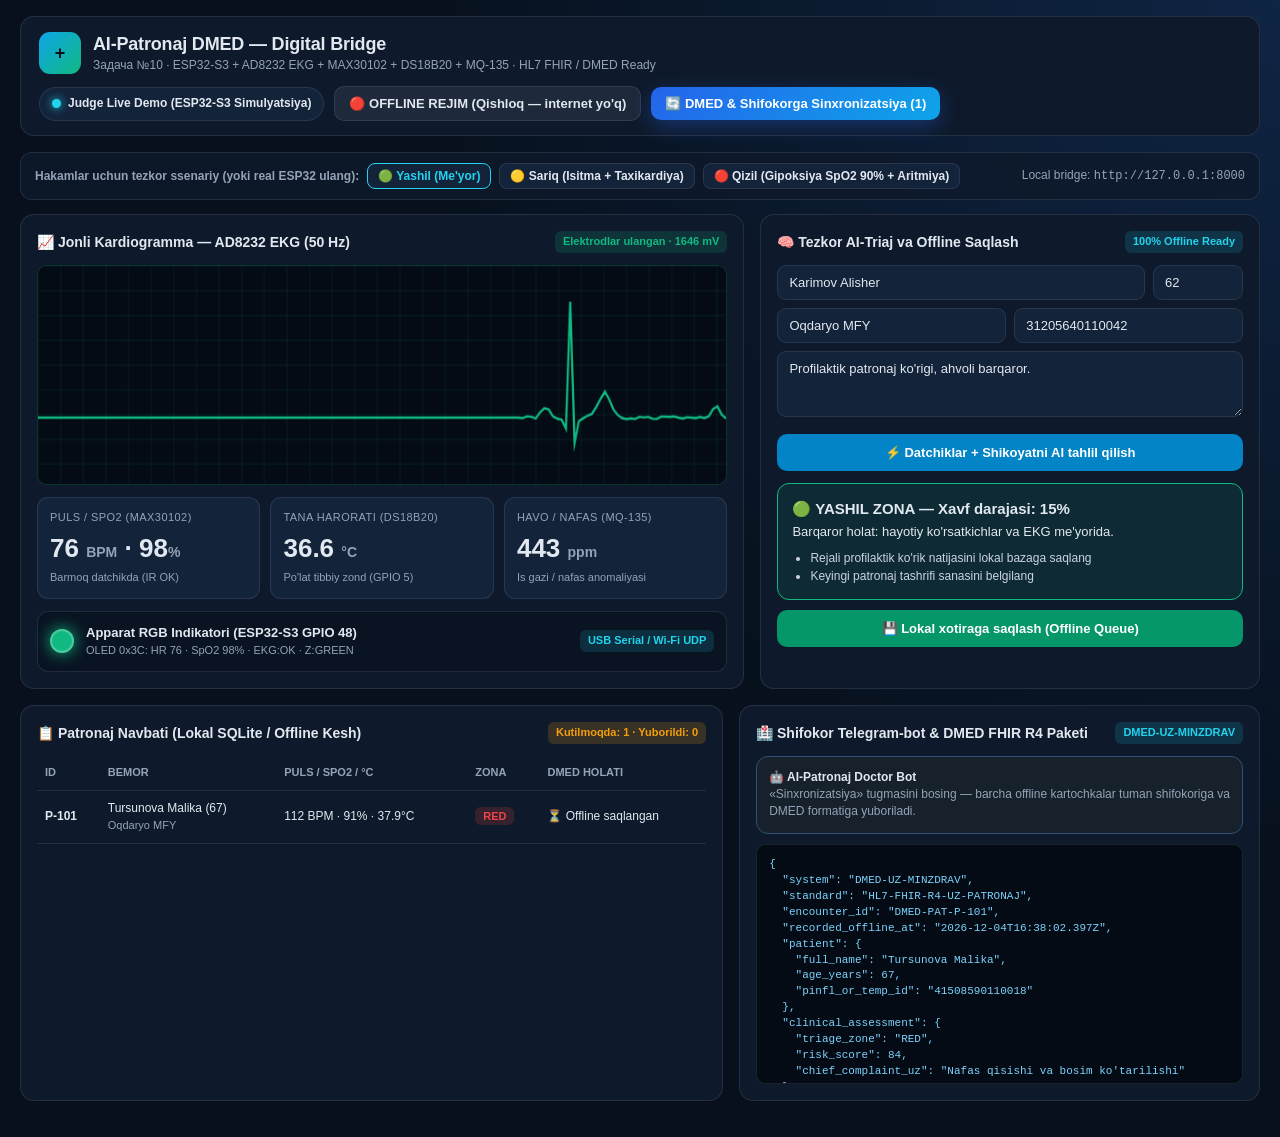
<file: index.html>
<!DOCTYPE html>
<html lang="uz">
<head>
  <meta charset="UTF-8" />
  <meta name="viewport" content="width=device-width, initial-scale=1.0" />
  <title>AI-Patronaj DMED — Offline Medical Bio-Node &amp; Rural Triage</title>
  <style>
    :root {
      --bg: #07101c;
      --panel: #0e1a2b;
      --panel-2: #13233a;
      --border: rgba(148, 163, 184, 0.16);
      --text: #e2e8f0;
      --muted: #94a3b8;
      --green: #10b981;
      --yellow: #f59e0b;
      --red: #ef4444;
      --cyan: #22d3ee;
      --blue: #3b82f6;
    }
    * { box-sizing: border-box; margin: 0; padding: 0; }
    body {
      font-family: Inter, -apple-system, BlinkMacSystemFont, "Segoe UI", Roboto, sans-serif;
      background: radial-gradient(circle at top right, #0f2544 0%, var(--bg) 52%);
      color: var(--text);
      min-height: 100vh;
      line-height: 1.45;
    }
    .container { max-width: 1320px; margin: 0 auto; padding: 16px 20px 36px; }
    .topbar {
      display: flex; flex-wrap: wrap; gap: 12px; align-items: center; justify-content: space-between;
      background: var(--panel); border: 1px solid var(--border); border-radius: 14px;
      padding: 14px 18px; margin-bottom: 16px;
    }
    .brand { display: flex; align-items: center; gap: 12px; }
    .brand-badge {
      width: 42px; height: 42px; border-radius: 11px; display: grid; place-items: center;
      background: linear-gradient(135deg, #0ea5e9, #10b981); font-weight: 800; color: #04101c;
      font-size: 18px;
    }
    .brand h1 { font-size: 18px; font-weight: 700; letter-spacing: -0.01em; }
    .brand p { font-size: 12px; color: var(--muted); }
    .controls { display: flex; flex-wrap: wrap; gap: 10px; align-items: center; }
    .pill {
      display: inline-flex; align-items: center; gap: 7px; padding: 7px 12px;
      border-radius: 999px; font-size: 12px; font-weight: 600;
      border: 1px solid var(--border); background: var(--panel-2);
    }
    .dot { width: 9px; height: 9px; border-radius: 50%; background: var(--green); }
    .dot.offline { background: var(--red); box-shadow: 0 0 10px var(--red); }
    .dot.demo { background: var(--cyan); box-shadow: 0 0 10px var(--cyan); }
    button {
      cursor: pointer; border: none; border-radius: 10px; font-weight: 600; font-size: 13px;
      padding: 9px 14px; transition: transform 0.1s ease, opacity 0.15s ease;
    }
    button:active { transform: scale(0.98); }
    .btn-mode { background: #1e293b; color: var(--text); border: 1px solid var(--border); }
    .btn-sync {
      background: linear-gradient(135deg, #2563eb, #0ea5e9); color: #fff;
      box-shadow: 0 6px 20px rgba(37, 99, 235, 0.35);
    }
    .btn-sync:disabled { opacity: 0.55; cursor: not-allowed; }
    .btn-save { background: #059669; color: #fff; width: 100%; padding: 11px; }
    .btn-ai { background: #0284c7; color: #fff; width: 100%; padding: 11px; }
    .preset-bar {
      display: flex; flex-wrap: wrap; gap: 8px; align-items: center; margin-bottom: 14px;
      padding: 10px 14px; background: rgba(14, 26, 43, 0.8);
      border: 1px solid var(--border); border-radius: 12px; font-size: 12px; color: var(--muted);
    }
    .preset-btn {
      padding: 5px 10px; font-size: 12px; border-radius: 8px;
      background: var(--panel-2); color: var(--text); border: 1px solid var(--border);
    }
    .preset-btn.active { border-color: var(--cyan); color: var(--cyan); }

    .grid-main {
      display: grid; grid-template-columns: 1.45fr 1fr; gap: 16px; margin-bottom: 16px;
    }
    @media (max-width: 980px) { .grid-main { grid-template-columns: 1fr; } }

    .card {
      background: var(--panel); border: 1px solid var(--border); border-radius: 14px; padding: 16px;
    }
    .card-header {
      display: flex; align-items: center; justify-content: space-between; margin-bottom: 12px; gap: 8px;
    }
    .card-title { font-size: 14px; font-weight: 700; display: flex; align-items: center; gap: 8px; }
    .badge {
      font-size: 11px; font-weight: 700; padding: 3px 8px; border-radius: 6px;
      background: rgba(34, 211, 238, 0.14); color: var(--cyan);
    }
    .badge.ok { background: rgba(16, 185, 129, 0.16); color: var(--green); }
    .badge.warn { background: rgba(245, 158, 11, 0.18); color: var(--yellow); }
    .badge.err { background: rgba(239, 68, 68, 0.18); color: var(--red); }

    canvas#ecgCanvas {
      width: 100%; height: 220px; display: block; border-radius: 10px;
      background: #040b14; border: 1px solid rgba(16, 185, 129, 0.25);
    }
    .vitals-grid {
      display: grid; grid-template-columns: repeat(3, 1fr); gap: 10px; margin-top: 12px;
    }
    @media (max-width: 600px) { .vitals-grid { grid-template-columns: 1fr; } }
    .vital-box {
      background: var(--panel-2); border: 1px solid var(--border); border-radius: 11px; padding: 12px;
    }
    .vital-label { font-size: 11px; color: var(--muted); text-transform: uppercase; letter-spacing: 0.04em; }
    .vital-val { font-size: 26px; font-weight: 800; margin: 4px 0 2px; }
    .vital-sub { font-size: 11px; color: var(--muted); }

    .device-mirror {
      margin-top: 12px; padding: 12px; border-radius: 11px;
      background: #091322; border: 1px solid var(--border);
      display: flex; align-items: center; justify-content: space-between; gap: 12px; flex-wrap: wrap;
    }
    .led-ring {
      width: 24px; height: 24px; border-radius: 50%; border: 2px solid rgba(255,255,255,0.25);
      background: var(--green); box-shadow: 0 0 16px var(--green);
    }
    .led-ring.YELLOW { background: var(--yellow); box-shadow: 0 0 16px var(--yellow); }
    .led-ring.RED { background: var(--red); box-shadow: 0 0 18px var(--red); animation: pulse 0.9s infinite; }
    @keyframes pulse { 0%,100% { transform: scale(1); } 50% { transform: scale(1.16); } }

    .form-grid { display: grid; grid-template-columns: 1fr 90px; gap: 8px; margin-bottom: 8px; }
    input, textarea {
      width: 100%; background: var(--panel-2); color: var(--text);
      border: 1px solid var(--border); border-radius: 9px; padding: 9px 11px;
      font-family: inherit; font-size: 13px;
    }
    textarea { resize: vertical; min-height: 66px; margin-bottom: 10px; }

    .triage-box {
      margin-top: 12px; padding: 14px; border-radius: 12px; border: 1px solid var(--green);
      background: rgba(16, 185, 129, 0.1);
    }
    .triage-box.YELLOW { border-color: var(--yellow); background: rgba(245, 158, 11, 0.12); }
    .triage-box.RED { border-color: var(--red); background: rgba(239, 68, 68, 0.14); }
    .triage-zone { font-size: 15px; font-weight: 800; margin-bottom: 4px; }
    .triage-diag { font-size: 13px; margin-bottom: 8px; }
    .triage-list { padding-left: 18px; font-size: 12px; color: #cbd5e1; }

    .bottom-grid { display: grid; grid-template-columns: 1.35fr 1fr; gap: 16px; }
    @media (max-width: 980px) { .bottom-grid { grid-template-columns: 1fr; } }

    table { width: 100%; border-collapse: collapse; font-size: 12px; }
    th, td { text-align: left; padding: 9px 8px; border-bottom: 1px solid var(--border); }
    th { color: var(--muted); font-weight: 600; font-size: 11px; text-transform: uppercase; }
    pre.dmed-preview {
      background: #040b14; border: 1px solid var(--border); border-radius: 10px;
      padding: 12px; font-size: 11px; color: #7dd3fc; overflow: auto; max-height: 240px;
    }
    .tg-card {
      background: #17212b; border: 1px solid #2b5278; border-radius: 12px; padding: 12px;
      font-size: 12px; margin-bottom: 10px;
    }
    .toast {
      position: fixed; right: 18px; bottom: 18px; background: #0f172a; color: #fff;
      border: 1px solid var(--cyan); padding: 11px 16px; border-radius: 10px;
      font-size: 13px; display: none; z-index: 50; box-shadow: 0 12px 32px rgba(0,0,0,0.45);
    }
  </style>
</head>
<body>
  <div class="container">
    <header class="topbar">
      <div class="brand">
        <div class="brand-badge">+</div>
        <div>
          <h1>AI-Patronaj DMED — Digital Bridge</h1>
          <p>Задача №10 · ESP32-S3 + AD8232 EKG + MAX30102 + DS18B20 + MQ-135 · HL7 FHIR / DMED Ready</p>
        </div>
      </div>
      <div class="controls">
        <div class="pill" id="hwPill">
          <span class="dot demo" id="hwDot"></span>
          <span id="hwText">Judge Live Demo (ECG + Sensors)</span>
        </div>
        <button class="btn-mode" id="netToggleBtn" onclick="toggleNetworkMode()">
          🔴 OFFLINE REJIM (Qishloq — internet yo'q)
        </button>
        <button class="btn-sync" id="syncBtn" onclick="syncToDmed()">
          🔄 DMED &amp; Shifokorga Sinxronizatsiya (<span id="pendingCountBadge">1</span>)
        </button>
      </div>
    </header>

    <div class="preset-bar">
      <span><strong>Hakamlar uchun tezkor ssenariy (yoki real ESP32 ulang):</strong></span>
      <button class="preset-btn active" onclick="setScenario('GREEN', this)">🟢 Yashil (Me'yor)</button>
      <button class="preset-btn" onclick="setScenario('YELLOW', this)">🟡 Sariq (Isitma + Taxikardiya)</button>
      <button class="preset-btn" onclick="setScenario('RED', this)">🔴 Qizil (Gipoksiya SpO2 90% + Aritmiya)</button>
      <span style="margin-left:auto" id="localHint">Local bridge: <code>http://127.0.0.1:8000</code></span>
    </div>

    <div class="grid-main">
      <!-- LEFT: LIVE HARDWARE TELEMETRY -->
      <section class="card">
        <div class="card-header">
          <div class="card-title">📈 Jonli Kardiogramma — AD8232 EKG (50 Hz)</div>
          <span class="badge ok" id="ecgLeadBadge">Elektrodlar ulangan · <span id="ecgMvLabel">1640</span> mV</span>
        </div>
        <canvas id="ecgCanvas" width="760" height="220"></canvas>

        <div class="vitals-grid">
          <div class="vital-box">
            <div class="vital-label">Puls / SpO2 (MAX30102)</div>
            <div class="vital-val"><span id="hrVal">76</span> <span style="font-size:14px;color:var(--muted)">BPM</span> · <span id="spo2Val">98</span><span style="font-size:14px;color:var(--muted)">%</span></div>
            <div class="vital-sub" id="fingerStatus">Barmoq datchikda (IR OK)</div>
          </div>
          <div class="vital-box">
            <div class="vital-label">Tana harorati (DS18B20)</div>
            <div class="vital-val"><span id="tempVal">36.6</span> <span style="font-size:14px;color:var(--muted)">°C</span></div>
            <div class="vital-sub">Po'lat tibbiy zond (GPIO 5)</div>
          </div>
          <div class="vital-box">
            <div class="vital-label">Havo / Nafas (MQ-135)</div>
            <div class="vital-val"><span id="co2Val">445</span> <span style="font-size:14px;color:var(--muted)">ppm</span></div>
            <div class="vital-sub">Is gazi / nafas anomaliyasi</div>
          </div>
        </div>

        <div class="device-mirror">
          <div style="display:flex;align-items:center;gap:12px;">
            <div class="led-ring" id="ledMirror"></div>
            <div>
              <div style="font-size:13px;font-weight:700;">Apparat RGB Indikatori (ESP32-S3 GPIO 48)</div>
              <div style="font-size:11px;color:var(--muted);" id="oledStatusText">OLED 0x3C: AI-PATRONAJ · EKG:OK · Z:GREEN</div>
            </div>
          </div>
          <span class="badge">USB Serial / Wi-Fi UDP</span>
        </div>
      </section>

      <!-- RIGHT: PATIENT INPUT & OFFLINE AI TRIAGE -->
      <section class="card">
        <div class="card-header">
          <div class="card-title">🧠 Tezkor AI-Triaj va Offline Saqlash</div>
          <span class="badge">100% Offline Ready</span>
        </div>

        <div class="form-grid">
          <input id="pName" value="Karimov Alisher" placeholder="Bemor F.I.Sh" />
          <input id="pAge" type="number" value="62" placeholder="Yosh" />
        </div>
        <div class="form-grid" style="grid-template-columns: 1fr 1fr;">
          <input id="pMahalla" value="Oqdaryo MFY" placeholder="Mahalla / Qishloq" />
          <input id="pPinfl" value="31205640110042" placeholder="JShShIR (PINFL)" />
        </div>
        <textarea id="pComplaint" placeholder="Hamshira yozuvi / shikoyatlar...">Profilaktik patronaj ko'rigi, ahvoli barqaror.</textarea>

        <button class="btn-ai" onclick="runAiAnalyze()">⚡ Datchiklar + Shikoyatni AI tahlil qilish</button>

        <div class="triage-box" id="triageBox">
          <div class="triage-zone" id="triageZoneLabel">🟢 YASHIL ZONA — Xavf darajasi: 18%</div>
          <div class="triage-diag" id="triageDiag">Barqaror holat: hayotiy ko'rsatkichlar va EKG me'yorida.</div>
          <ul class="triage-list" id="triageInstructions">
            <li>Rejali profilaktik ko'rik natijasini lokal bazaga saqlang</li>
            <li>Keyingi patronaj tashrifi sanasini belgilang</li>
          </ul>
        </div>

        <div style="margin-top:10px;">
          <button class="btn-save" onclick="saveOfflinePatient()">💾 Lokal xotiraga saqlash (Offline Queue)</button>
        </div>
      </section>
    </div>

    <div class="bottom-grid">
      <section class="card">
        <div class="card-header">
          <div class="card-title">📋 Patronaj Navbati (Lokal SQLite / Offline Kesh)</div>
          <span class="badge warn" id="queueSummaryBadge">Kutilmoqda: 1 · Yuborildi: 0</span>
        </div>
        <div style="overflow-x:auto;">
          <table>
            <thead>
              <tr>
                <th>ID</th>
                <th>Bemor</th>
                <th>Puls / SpO2 / °C</th>
                <th>Zona</th>
                <th>DMED Holati</th>
              </tr>
            </thead>
            <tbody id="patientsBody"></tbody>
          </table>
        </div>
      </section>

      <section class="card">
        <div class="card-header">
          <div class="card-title">🏥 Shifokor Telegram-bot &amp; DMED FHIR R4 Paketi</div>
          <span class="badge">DMED-UZ-MINZDRAV</span>
        </div>
        <div class="tg-card" id="tgPreview">
          <strong>🤖 AI-Patronaj Doctor Bot</strong><br/>
          <span style="color:var(--muted)">«Sinxronizatsiya» tugmasini bosing — barcha offline kartochkalar tuman shifokoriga va DMED formatiga yuboriladi.</span>
        </div>
        <pre class="dmed-preview" id="dmedPreview"></pre>
      </section>
    </div>
  </div>

  <div class="toast" id="toast"></div>

  <script>
    const BACKEND_URL = "http://127.0.0.1:8000";
    const STORAGE_KEY = "ai_patronaj_dmed_queue_v1";

    let liveBackendConnected = false;
    let isOfflineMode = true;
    let activeScenario = "GREEN";
    let ecgPhase = 0;

    // 160-point circular ECG buffer
    const ecgBuffer = new Array(160).fill(2048);

    const SCENARIOS = {
      GREEN: {
        hr: 76, spo2: 98, temp: 36.6, co2: 445, ecgLeads: true,
        complaint: "Profilaktik patronaj ko'rigi, ahvoli barqaror."
      },
      YELLOW: {
        hr: 106, spo2: 94, temp: 38.0, co2: 780, ecgLeads: true,
        complaint: "Bemor bosh og'rig'i va kechadan beri harorat ko'tarilishidan shikoyat qilyapti."
      },
      RED: {
        hr: 122, spo2: 90, temp: 38.8, co2: 1240, ecgLeads: true,
        complaint: "Bemor ko'krak qafasida og'riq va nafas qisishidan shikoyat qilyapti."
      }
    };

    let currentSensors = {
      heart_rate_bpm: 76,
      spo2_percent: 98,
      temperature_c: 36.6,
      temp_ok: true,
      ecg_mv: 1640,
      ecg_leads_ok: true,
      air_co2_ppm: 445,
      finger_on_sensor: true
    };

    function loadLocalQueue() {
      try {
        const raw = localStorage.getItem(STORAGE_KEY);
        if (raw) return JSON.parse(raw);
      } catch (e) {}
      return [
        {
          id: "P-101",
          patient_name: "Tursunova Malika",
          patient_age: 67,
          patient_pinfl: "41508590110018",
          mahalla: "Oqdaryo MFY",
          voice_text: "Nafas qisishi va bosim ko'tarilishi",
          sensors: { heart_rate_bpm: 112, spo2_percent: 91, temperature_c: 37.9, air_co2_ppm: 640, ecg_leads_ok: true },
          risk_zone: "RED",
          risk_score: 84,
          dmed_encounter_id: "DMED-PAT-P-101",
          sync_status: "pending_sync",
          created_at: new Date().toISOString()
        }
      ];
    }

    let localQueue = loadLocalQueue();
    function saveLocalQueue() {
      try { localStorage.setItem(STORAGE_KEY, JSON.stringify(localQueue)); } catch (e) {}
    }

    function showToast(msg) {
      const el = document.getElementById("toast");
      el.textContent = msg;
      el.style.display = "block";
      clearTimeout(window.__toastTimer);
      window.__toastTimer = setTimeout(() => { el.style.display = "none"; }, 3400);
    }

    function pqrstSample(t, hr) {
      const period = 60 / Math.max(45, hr);
      const p = (t % period) / period;
      let v = 2048;
      // P wave
      v += 95 * Math.exp(-Math.pow((p - 0.16) / 0.032, 2));
      // Q dip
      v -= 140 * Math.exp(-Math.pow((p - 0.27) / 0.012, 2));
      // R spike
      v += 960 * Math.exp(-Math.pow((p - 0.30) / 0.013, 2));
      // S dip
      v -= 260 * Math.exp(-Math.pow((p - 0.335) / 0.014, 2));
      // T wave
      v += 210 * Math.exp(-Math.pow((p - 0.50) / 0.048, 2));
      return Math.round(v + (Math.random() - 0.5) * 24);
    }

    function drawEcg() {
      const canvas = document.getElementById("ecgCanvas");
      const ctx = canvas.getContext("2d");
      const w = canvas.width;
      const h = canvas.height;

      ctx.fillStyle = "#040b14";
      ctx.fillRect(0, 0, w, h);

      // Medical grid
      ctx.strokeStyle = "rgba(16, 185, 129, 0.12)";
      ctx.lineWidth = 1;
      for (let x = 0; x < w; x += 25) {
        ctx.beginPath(); ctx.moveTo(x, 0); ctx.lineTo(x, h); ctx.stroke();
      }
      for (let y = 0; y < h; y += 25) {
        ctx.beginPath(); ctx.moveTo(0, y); ctx.lineTo(w, y); ctx.stroke();
      }

      // Waveform
      ctx.strokeStyle = activeScenario === "RED" ? "#ef4444" : (activeScenario === "YELLOW" ? "#f59e0b" : "#10b981");
      ctx.lineWidth = 2.4;
      ctx.beginPath();
      for (let i = 0; i < ecgBuffer.length; i++) {
        const x = (i / (ecgBuffer.length - 1)) * w;
        const norm = (ecgBuffer[i] - 1500) / 1800; // map ~1500..3300
        const y = h - Math.max(0.08, Math.min(0.92, norm)) * h;
        if (i === 0) ctx.moveTo(x, y);
        else ctx.lineTo(x, y);
      }
      ctx.stroke();
    }

    function setScenario(zone, btn) {
      activeScenario = zone;
      document.querySelectorAll(".preset-btn").forEach(b => b.classList.remove("active"));
      if (btn) btn.classList.add("active");
      const s = SCENARIOS[zone];
      currentSensors = {
        ...currentSensors,
        heart_rate_bpm: s.hr,
        spo2_percent: s.spo2,
        temperature_c: s.temp,
        air_co2_ppm: s.co2,
        ecg_leads_ok: s.ecgLeads
      };
      document.getElementById("pComplaint").value = s.complaint;
      runAiAnalyze();
    }

    function computeTriage(age, complaint, sensors) {
      let score = 15;
      const notes = [];
      if (sensors.spo2_percent > 0 && sensors.spo2_percent < 92) {
        score += 45; notes.push(`SpO2 kritik past (${sensors.spo2_percent}%)`);
      } else if (sensors.spo2_percent <= 94) {
        score += 25; notes.push(`SpO2 pasaygan (${sensors.spo2_percent}%)`);
      }
      if (sensors.heart_rate_bpm >= 115 || (sensors.heart_rate_bpm > 0 && sensors.heart_rate_bpm < 50)) {
        score += 25; notes.push(`puls buzilishi (${sensors.heart_rate_bpm} BPM)`);
      } else if (sensors.heart_rate_bpm >= 100) {
        score += 12; notes.push(`yengil taxikardiya (${sensors.heart_rate_bpm} BPM)`);
      }
      if (sensors.temperature_c >= 38.5) {
        score += 22; notes.push(`yuqori isitma (${sensors.temperature_c.toFixed(1)} °C)`);
      } else if (sensors.temperature_c >= 37.5) {
        score += 12; notes.push(`subfebril harorat (${sensors.temperature_c.toFixed(1)} °C)`);
      }
      if (sensors.air_co2_ppm >= 1100) {
        score += 18; notes.push(`yuqori gaz/havo anomaliyasi (${sensors.air_co2_ppm} ppm)`);
      }
      const txt = (complaint || "").toLowerCase();
      if (txt.includes("ko'krak") || txt.includes("og'riq") || txt.includes("nafas")) score += 15;
      if (age >= 60 && score >= 45) score += 8;
      score = Math.min(100, Math.max(5, score));

      if (score >= 70 || (sensors.spo2_percent > 0 && sensors.spo2_percent < 92)) {
        return {
          risk_zone: "RED",
          risk_score: score,
          preliminary_diagnosis_uz: "Shoshilinch holat: " + (notes.join(", ") || "og'ir simptomlar"),
          nurse_instructions_uz: [
            "Bemorni yarim o'tirgan holatga keltiring va toza havo kirishini ta'minlang",
            "Qizil xavf kartasini saqlang va aloqa paydo bo'lishi bilan DMED hamda shifokorga yuboring"
          ]
        };
      }
      if (score >= 40) {
        return {
          risk_zone: "YELLOW",
          risk_score: score,
          preliminary_diagnosis_uz: "O'rta xavf va kuzatuv zarur: " + (notes.join(", ") || "shikoyatlar mavjud"),
          nurse_instructions_uz: [
            "15 daqiqadan so'ng qayta EKG, puls va harorat o'lchovini o'tkazing",
            "Patronaj kartasini DMED sinxronizatsiyasi orqali oilaviy shifokorga yuboring"
          ]
        };
      }
      return {
        risk_zone: "GREEN",
        risk_score: score,
        preliminary_diagnosis_uz: "Barqaror holat: hayotiy ko'rsatkichlar va EKG me'yorida.",
        nurse_instructions_uz: [
          "Rejali profilaktik ko'rik natijasini lokal bazaga saqlang",
          "Keyingi patronaj tashrifi sanasini belgilang"
        ]
      };
    }

    let lastAiResult = computeTriage(62, SCENARIOS.GREEN.complaint, currentSensors);

    function renderTriage(res) {
      lastAiResult = res;
      const box = document.getElementById("triageBox");
      box.className = "triage-box " + (res.risk_zone === "GREEN" ? "" : res.risk_zone);
      const icons = { GREEN: "🟢 YASHIL ZONA", YELLOW: "🟡 SARIQ ZONA", RED: "🔴 QIZIL ZONA" };
      document.getElementById("triageZoneLabel").textContent = `${icons[res.risk_zone] || res.risk_zone} — Xavf darajasi: ${res.risk_score}%`;
      document.getElementById("triageDiag").textContent = res.preliminary_diagnosis_uz;
      document.getElementById("triageInstructions").innerHTML = (res.nurse_instructions_uz || []).map(x => `<li>${x}</li>`).join("");

      const led = document.getElementById("ledMirror");
      led.className = "led-ring " + (res.risk_zone === "GREEN" ? "" : res.risk_zone);
      document.getElementById("oledStatusText").textContent =
        `OLED 0x3C: HR ${currentSensors.heart_rate_bpm} · SpO2 ${currentSensors.spo2_percent}% · ${currentSensors.ecg_leads_ok ? "EKG:OK" : "EKG:OFF"} · Z:${res.risk_zone}`;
    }

    async function runAiAnalyze() {
      const age = parseInt(document.getElementById("pAge").value || "0", 10);
      const complaint = document.getElementById("pComplaint").value || "";
      if (liveBackendConnected) {
        try {
          const r = await fetch(`${BACKEND_URL}/api/ai/analyze`, {
            method: "POST",
            headers: { "Content-Type": "application/json" },
            body: JSON.stringify({ patient_age: age, voice_text: complaint, sensors: currentSensors })
          });
          if (r.ok) {
            const data = await r.json();
            renderTriage(data);
            updateDmedPreview();
            return;
          }
        } catch (e) {}
      }
      renderTriage(computeTriage(age, complaint, currentSensors));
      updateDmedPreview();
    }

    function buildDmedJson(rec) {
      return {
        system: "DMED-UZ-MINZDRAV",
        standard: "HL7-FHIR-R4-UZ-PATRONAJ",
        encounter_id: rec.dmed_encounter_id,
        recorded_offline_at: rec.created_at,
        patient: {
          full_name: rec.patient_name,
          age_years: rec.patient_age,
          pinfl_or_temp_id: rec.patient_pinfl
        },
        clinical_assessment: {
          triage_zone: rec.risk_zone,
          risk_score: rec.risk_score,
          chief_complaint_uz: rec.voice_text
        },
        observations: [
          { loinc: "8867-4", name: "Heart rate", value: rec.sensors.heart_rate_bpm, unit: "bpm" },
          { loinc: "2708-6", name: "SpO2", value: rec.sensors.spo2_percent, unit: "%" },
          { loinc: "8310-5", name: "Body temperature (DS18B20)", value: rec.sensors.temperature_c, unit: "Cel" },
          { loinc: "11524-6", name: "ECG Waveform (AD8232)", leads_connected: rec.sensors.ecg_leads_ok },
          { code: "MQ135-BREATH-AIR", name: "Air/Breath (MQ-135)", value: rec.sensors.air_co2_ppm, unit: "ppm" }
        ]
      };
    }

    function updateDmedPreview() {
      const sample = localQueue[0] || {
        id: "P-DEMO",
        patient_name: document.getElementById("pName").value,
        patient_age: parseInt(document.getElementById("pAge").value || "62", 10),
        patient_pinfl: document.getElementById("pPinfl").value,
        mahalla: document.getElementById("pMahalla").value,
        voice_text: document.getElementById("pComplaint").value,
        sensors: currentSensors,
        risk_zone: lastAiResult.risk_zone,
        risk_score: lastAiResult.risk_score,
        dmed_encounter_id: "DMED-PAT-P-DEMO",
        created_at: new Date().toISOString()
      };
      document.getElementById("dmedPreview").textContent = JSON.stringify(buildDmedJson(sample), null, 2);
    }

    function renderQueue() {
      const tbody = document.getElementById("patientsBody");
      let pending = 0, synced = 0;
      tbody.innerHTML = localQueue.map(p => {
        if (p.sync_status === "pending_sync") pending++; else synced++;
        const zCls = p.risk_zone === "RED" ? "err" : (p.risk_zone === "YELLOW" ? "warn" : "ok");
        const sTxt = p.sync_status === "pending_sync" ? "⏳ Offline saqlangan" : "✅ DMED & Shifokor";
        return `<tr>
          <td><strong>${p.id}</strong></td>
          <td>${p.patient_name} (${p.patient_age})<br/><span style="color:var(--muted);font-size:11px">${p.mahalla}</span></td>
          <td>${p.sensors.heart_rate_bpm} BPM · ${p.sensors.spo2_percent}% · ${Number(p.sensors.temperature_c).toFixed(1)}°C</td>
          <td><span class="badge ${zCls}">${p.risk_zone}</span></td>
          <td>${sTxt}</td>
        </tr>`;
      }).join("");
      document.getElementById("pendingCountBadge").textContent = pending;
      document.getElementById("queueSummaryBadge").textContent = `Kutilmoqda: ${pending} · Yuborildi: ${synced}`;
      updateDmedPreview();
    }

    async function saveOfflinePatient() {
      const payload = {
        patient_name: document.getElementById("pName").value || "Noma'lum bemor",
        patient_age: parseInt(document.getElementById("pAge").value || "0", 10),
        patient_pinfl: document.getElementById("pPinfl").value || "",
        mahalla: document.getElementById("pMahalla").value || "Qishloq MFY",
        voice_text: document.getElementById("pComplaint").value || "",
        sensors: { ...currentSensors },
        ai_result: lastAiResult
      };

      if (liveBackendConnected) {
        try {
          const r = await fetch(`${BACKEND_URL}/api/patients/save_offline`, {
            method: "POST",
            headers: { "Content-Type": "application/json" },
            body: JSON.stringify(payload)
          });
          if (r.ok) {
            await fetchBackendPatients();
            showToast("💾 Lokal SQLite bazaga saqlandi (Offline)");
            return;
          }
        } catch (e) {}
      }

      const id = "P-" + Math.floor(100 + Math.random() * 899);
      localQueue.unshift({
        id,
        ...payload,
        risk_zone: lastAiResult.risk_zone,
        risk_score: lastAiResult.risk_score,
        dmed_encounter_id: `DMED-PAT-${id}`,
        sync_status: "pending_sync",
        created_at: new Date().toISOString()
      });
      saveLocalQueue();
      renderQueue();
      showToast(`💾 ${id} lokal keshga saqlandi (Offline)`);
    }

    function toggleNetworkMode() {
      isOfflineMode = !isOfflineMode;
      const btn = document.getElementById("netToggleBtn");
      if (isOfflineMode) {
        btn.textContent = "🔴 OFFLINE REJIM (Qishloq — internet yo'q)";
        showToast("Offline rejim yoqildi: ma'lumotlar lokal saqlanadi");
      } else {
        btn.textContent = "🟢 ONLINE REJIM (Aloqa mavjud)";
        showToast("Internet ulandi — sinxronizatsiyaga tayyor!");
      }
    }

    async function syncToDmed() {
      isOfflineMode = false;
      document.getElementById("netToggleBtn").textContent = "🟢 ONLINE REJIM (Aloqa mavjud)";

      const pendingItems = localQueue.filter(x => x.sync_status === "pending_sync");
      if (pendingItems.length === 0) {
        showToast("Yangi offline kartochkalar yo'q — avval bemorni saqlang");
        return;
      }

      if (liveBackendConnected) {
        try {
          const r = await fetch(`${BACKEND_URL}/api/dmed/sync`, { method: "POST", headers: { "Content-Type": "application/json" }, body: "{}" });
          if (r.ok) {
            await fetchBackendPatients();
          }
        } catch (e) {}
      }

      const latest = pendingItems[0];
      localQueue = localQueue.map(x => ({ ...x, sync_status: "synced" }));
      saveLocalQueue();
      renderQueue();

      document.getElementById("tgPreview").innerHTML = `
        <strong>🚨 ${latest.risk_zone} ZONA — ${latest.id} (DMED: ${latest.dmed_encounter_id})</strong><br/>
        📍 Hudud: ${latest.mahalla} · 👤 ${latest.patient_name}, ${latest.patient_age} yosh<br/>
        📊 Puls: ${latest.sensors.heart_rate_bpm} BPM · SpO2: ${latest.sensors.spo2_percent}% · ${Number(latest.sensors.temperature_c).toFixed(1)} °C · EKG: ${latest.sensors.ecg_leads_ok ? "OK" : "OFF"}<br/>
        <span style="color:#38bdf8">✅ DMED tizimiga va tuman shifokoriga yuborildi!</span>
      `;
      showToast(`✅ ${pendingItems.length} ta bemor DMED va Telegram-botga yuborildi!`);
    }

    async function fetchBackendPatients() {
      const r = await fetch(`${BACKEND_URL}/api/patients`);
      if (r.ok) {
        const d = await r.json();
        if (Array.isArray(d.patients)) {
          localQueue = d.patients;
          renderQueue();
        }
      }
    }

    async function pollTelemetry() {
      let gotLive = false;
      try {
        const ctrl = new AbortController();
        const t = setTimeout(() => ctrl.abort(), 350);
        const r = await fetch(`${BACKEND_URL}/api/sensors/live`, { signal: ctrl.signal });
        clearTimeout(t);
        if (r.ok) {
          const snap = await r.json();
          liveBackendConnected = true;
          if (snap.connected && snap.sensors) {
            gotLive = true;
            currentSensors = { ...currentSensors, ...snap.sensors };
            if (Array.isArray(snap.sensors.ecg_wave) && snap.sensors.ecg_wave.length) {
              for (const pt of snap.sensors.ecg_wave) {
                ecgBuffer.push(pt);
                ecgBuffer.shift();
              }
            }
            document.getElementById("hwDot").className = "dot";
            document.getElementById("hwText").textContent = `ESP32-S3 Live (${snap.port || snap.transport})`;
          }
        }
      } catch (e) {
        liveBackendConnected = false;
      }

      if (!gotLive) {
        const s = SCENARIOS[activeScenario];
        const jitterHr = s.hr + Math.round((Math.random() - 0.5) * 3);
        const jitterCo2 = s.co2 + Math.round((Math.random() - 0.5) * 14);
        currentSensors.heart_rate_bpm = jitterHr;
        currentSensors.spo2_percent = s.spo2;
        currentSensors.temperature_c = s.temp;
        currentSensors.air_co2_ppm = jitterCo2;
        currentSensors.ecg_leads_ok = s.ecgLeads;

        for (let i = 0; i < 6; i++) {
          ecgPhase += 0.02;
          const pt = pqrstSample(ecgPhase, jitterHr);
          ecgBuffer.push(pt);
          ecgBuffer.shift();
          currentSensors.ecg_mv = Math.round((pt * 3300) / 4095);
        }
        document.getElementById("hwDot").className = "dot demo";
        document.getElementById("hwText").textContent = "Judge Live Demo (ESP32-S3 Simulyatsiya)";
      }

      document.getElementById("hrVal").textContent = currentSensors.heart_rate_bpm;
      document.getElementById("spo2Val").textContent = currentSensors.spo2_percent;
      document.getElementById("tempVal").textContent = Number(currentSensors.temperature_c).toFixed(1);
      document.getElementById("co2Val").textContent = currentSensors.air_co2_ppm;
      document.getElementById("ecgMvLabel").textContent = currentSensors.ecg_mv || 1640;

      const leadBadge = document.getElementById("ecgLeadBadge");
      if (currentSensors.ecg_leads_ok) {
        leadBadge.className = "badge ok";
        leadBadge.innerHTML = `Elektrodlar ulangan · <span id="ecgMvLabel">${currentSensors.ecg_mv || 1640}</span> mV`;
      } else {
        leadBadge.className = "badge err";
        leadBadge.innerHTML = `Elektrodlar ulanmagan · <span id="ecgMvLabel">${currentSensors.ecg_mv || 0}</span> mV`;
      }

      drawEcg();
    }

    renderQueue();
    renderTriage(lastAiResult);
    drawEcg();
    setInterval(pollTelemetry, 160);
  </script>
</body>
</html>
</file>
